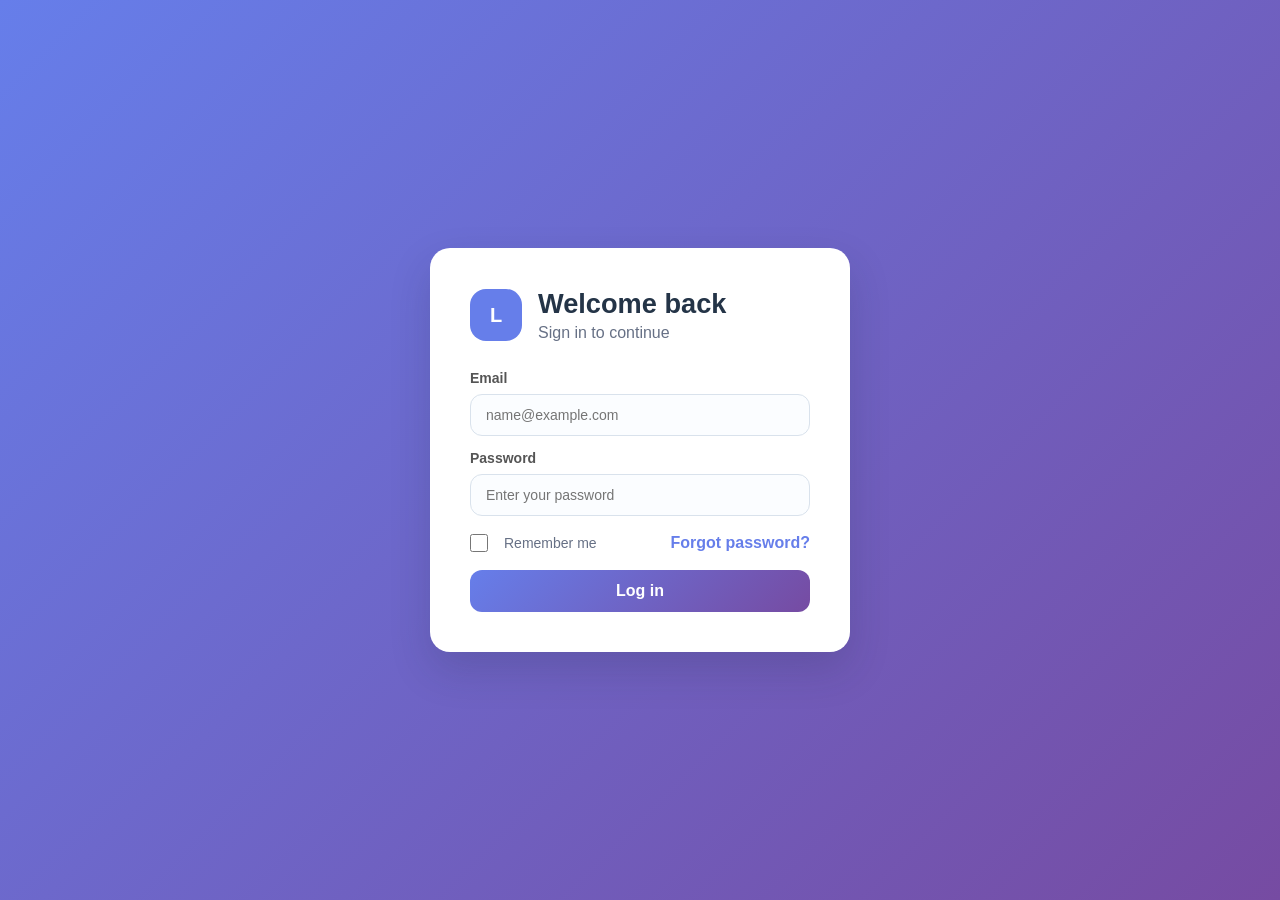
<file: index.html>
<!DOCTYPE html>
<html lang="en">
  <head>
    <meta charset="UTF-8" />
    <meta name="viewport" content="width=device-width, initial-scale=1.0" />
    <title>Login</title>
    <link rel="stylesheet" href="styles.css" />
  </head>
  <body>
    <main class="login-page">
      <section class="login-card" aria-labelledby="login-title">
        <div class="login-brand">
          <span class="brand-badge">L</span>
          <div>
            <h1 id="login-title">Welcome back</h1>
            <p>Sign in to continue</p>
          </div>
        </div>

        <form class="login-form" action="#" method="post">
          <label for="email">Email</label>
          <input type="email" id="email" name="email" placeholder="name@example.com" required />

          <label for="password">Password</label>
          <input type="password" id="password" name="password" placeholder="Enter your password" required />

          <div class="form-row">
            <label class="checkbox-wrap">
              <input type="checkbox" name="remember" />
              <span>Remember me</span>
            </label>
            <a href="#">Forgot password?</a>
          </div>

          <button type="submit">Log in</button>
        </form>
      </section>
    </main>
  </body>
</html>
</file>
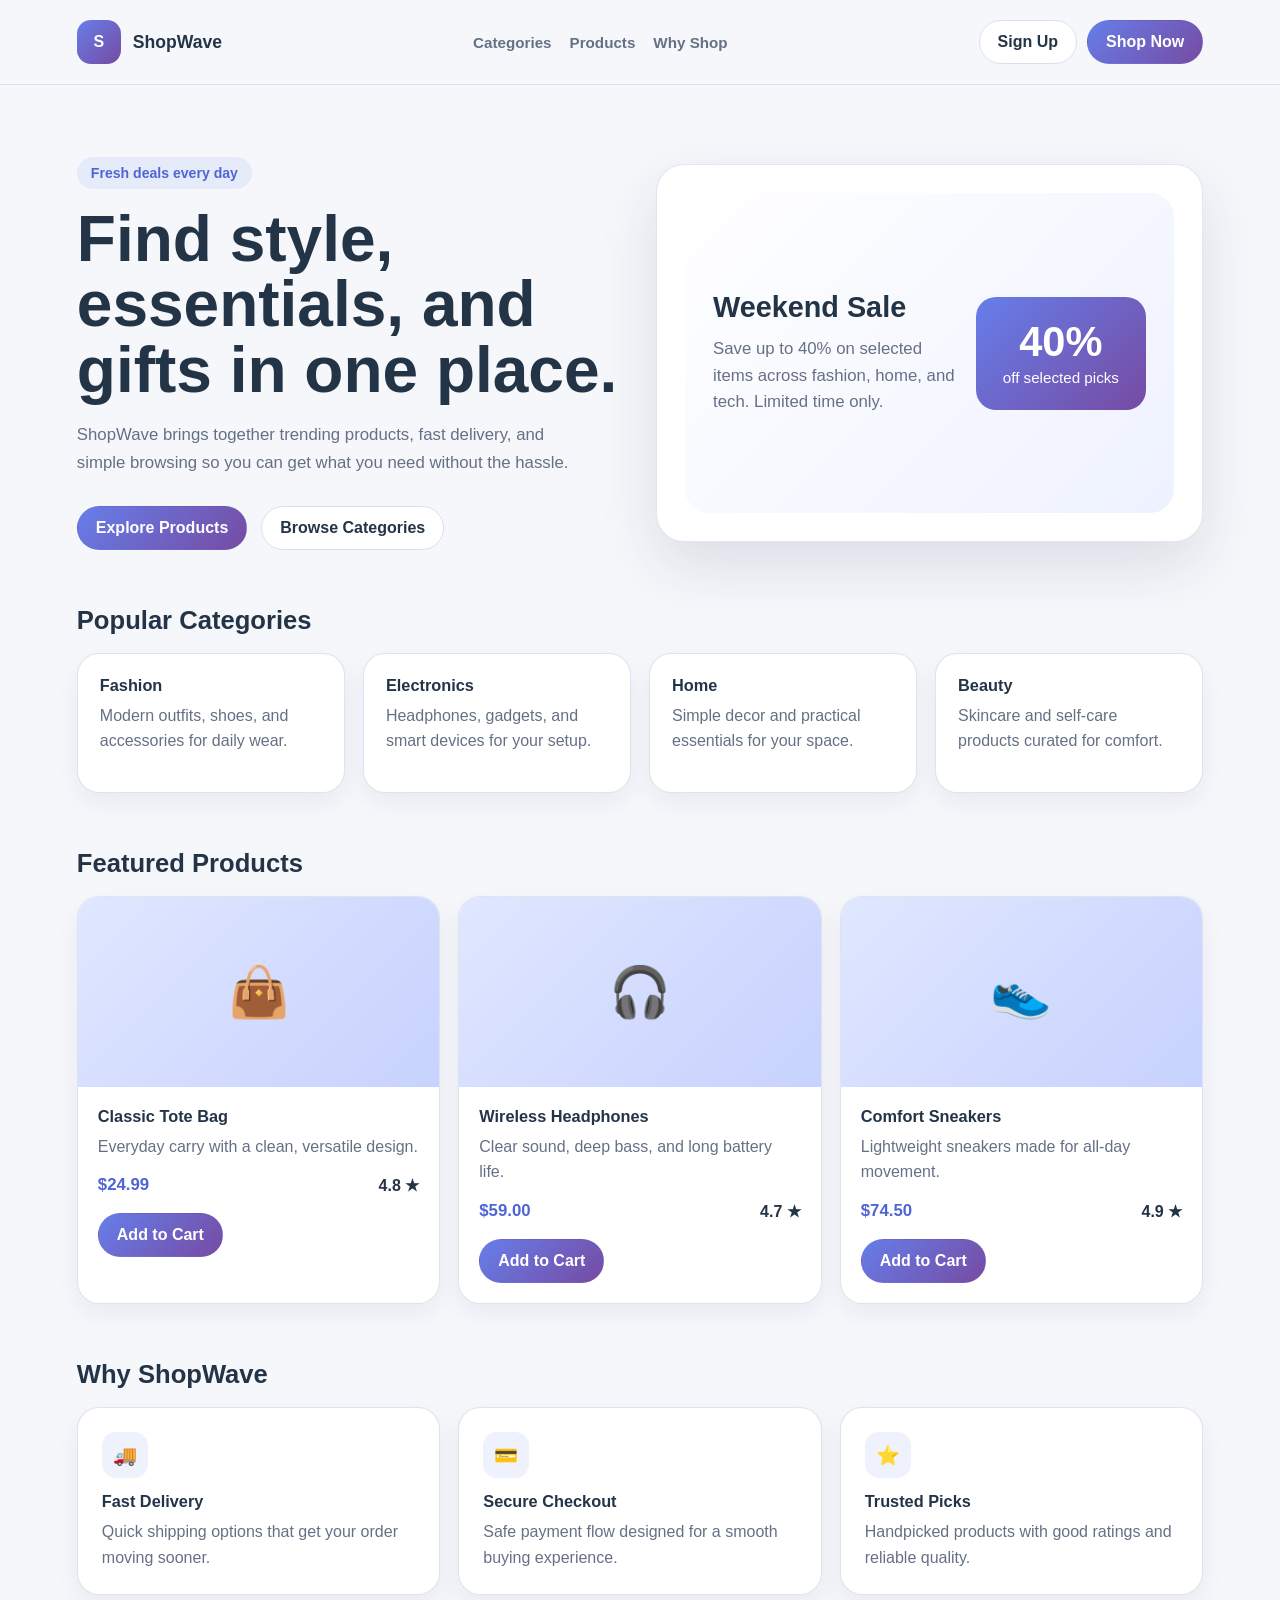
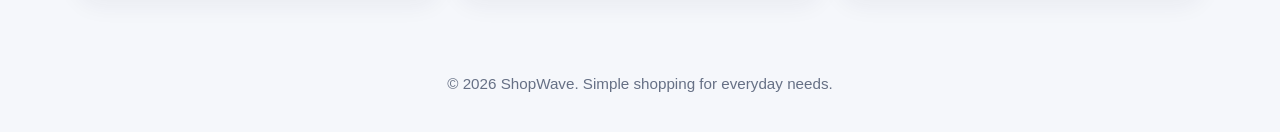
<file: home.html>
<!DOCTYPE html>
<html lang="en">
  <head>
    <meta charset="UTF-8" />
    <meta name="viewport" content="width=device-width, initial-scale=1.0" />
    <title>ShopWave | Home</title>
    <link rel="stylesheet" href="styles.css" />
  </head>
  <body class="home-page">
    <div class="home-shell">
      <header class="home-header">
        <div class="home-brand">
          <span class="home-badge">S</span>
          <span>ShopWave</span>
        </div>

        <nav class="home-nav" aria-label="Primary">
          <a href="#categories">Categories</a>
          <a href="#products">Products</a>
          <a href="#features">Why Shop</a>
        </nav>

        <div class="home-actions">
          <a class="ghost-btn" href="signup.html">Sign Up</a>
          <a class="primary-btn" href="#products">Shop Now</a>
        </div>
      </header>

      <main>
        <section class="hero">
          <div class="hero-copy">
            <div class="eyebrow">Fresh deals every day</div>
            <h1>Find style, essentials, and gifts in one place.</h1>
            <p>
              ShopWave brings together trending products, fast delivery, and simple
              browsing so you can get what you need without the hassle.
            </p>

            <div class="hero-cta">
              <a class="primary-btn" href="#products">Explore Products</a>
              <a class="ghost-btn" href="#categories">Browse Categories</a>
            </div>
          </div>

          <div class="hero-card">
            <div class="deal-banner">
              <div class="deal-content">
                <h2>Weekend Sale</h2>
                <p>
                  Save up to 40% on selected items across fashion, home, and tech.
                  Limited time only.
                </p>
              </div>
              <div class="deal-stat">
                <strong>40%</strong>
                <span>off selected picks</span>
              </div>
            </div>
          </div>
        </section>

        <section class="section" id="categories">
          <h2>Popular Categories</h2>
          <div class="category-grid">
            <article class="category-card">
              <h3>Fashion</h3>
              <p>Modern outfits, shoes, and accessories for daily wear.</p>
            </article>
            <article class="category-card">
              <h3>Electronics</h3>
              <p>Headphones, gadgets, and smart devices for your setup.</p>
            </article>
            <article class="category-card">
              <h3>Home</h3>
              <p>Simple decor and practical essentials for your space.</p>
            </article>
            <article class="category-card">
              <h3>Beauty</h3>
              <p>Skincare and self-care products curated for comfort.</p>
            </article>
          </div>
        </section>

        <section class="section" id="products">
          <h2>Featured Products</h2>
          <div class="product-grid">
            <article class="product-card">
              <div class="product-thumb">👜</div>
              <div class="product-content">
                <h3>Classic Tote Bag</h3>
                <p>Everyday carry with a clean, versatile design.</p>
                <div class="product-meta">
                  <span class="price">$24.99</span>
                  <span>4.8 ★</span>
                </div>
                <a class="primary-btn" href="#">Add to Cart</a>
              </div>
            </article>

            <article class="product-card">
              <div class="product-thumb">🎧</div>
              <div class="product-content">
                <h3>Wireless Headphones</h3>
                <p>Clear sound, deep bass, and long battery life.</p>
                <div class="product-meta">
                  <span class="price">$59.00</span>
                  <span>4.7 ★</span>
                </div>
                <a class="primary-btn" href="#">Add to Cart</a>
              </div>
            </article>

            <article class="product-card">
              <div class="product-thumb">👟</div>
              <div class="product-content">
                <h3>Comfort Sneakers</h3>
                <p>Lightweight sneakers made for all-day movement.</p>
                <div class="product-meta">
                  <span class="price">$74.50</span>
                  <span>4.9 ★</span>
                </div>
                <a class="primary-btn" href="#">Add to Cart</a>
              </div>
            </article>
          </div>
        </section>

        <section class="section" id="features">
          <h2>Why ShopWave</h2>
          <div class="features-grid">
            <article class="feature-card">
              <div class="icon">🚚</div>
              <h3>Fast Delivery</h3>
              <p>Quick shipping options that get your order moving sooner.</p>
            </article>
            <article class="feature-card">
              <div class="icon">💳</div>
              <h3>Secure Checkout</h3>
              <p>Safe payment flow designed for a smooth buying experience.</p>
            </article>
            <article class="feature-card">
              <div class="icon">⭐</div>
              <h3>Trusted Picks</h3>
              <p>Handpicked products with good ratings and reliable quality.</p>
            </article>
          </div>
        </section>
      </main>

      <footer class="home-footer">
        <p>&copy; 2026 ShopWave. Simple shopping for everyday needs.</p>
      </footer>
    </div>
  </body>
</html>
</file>
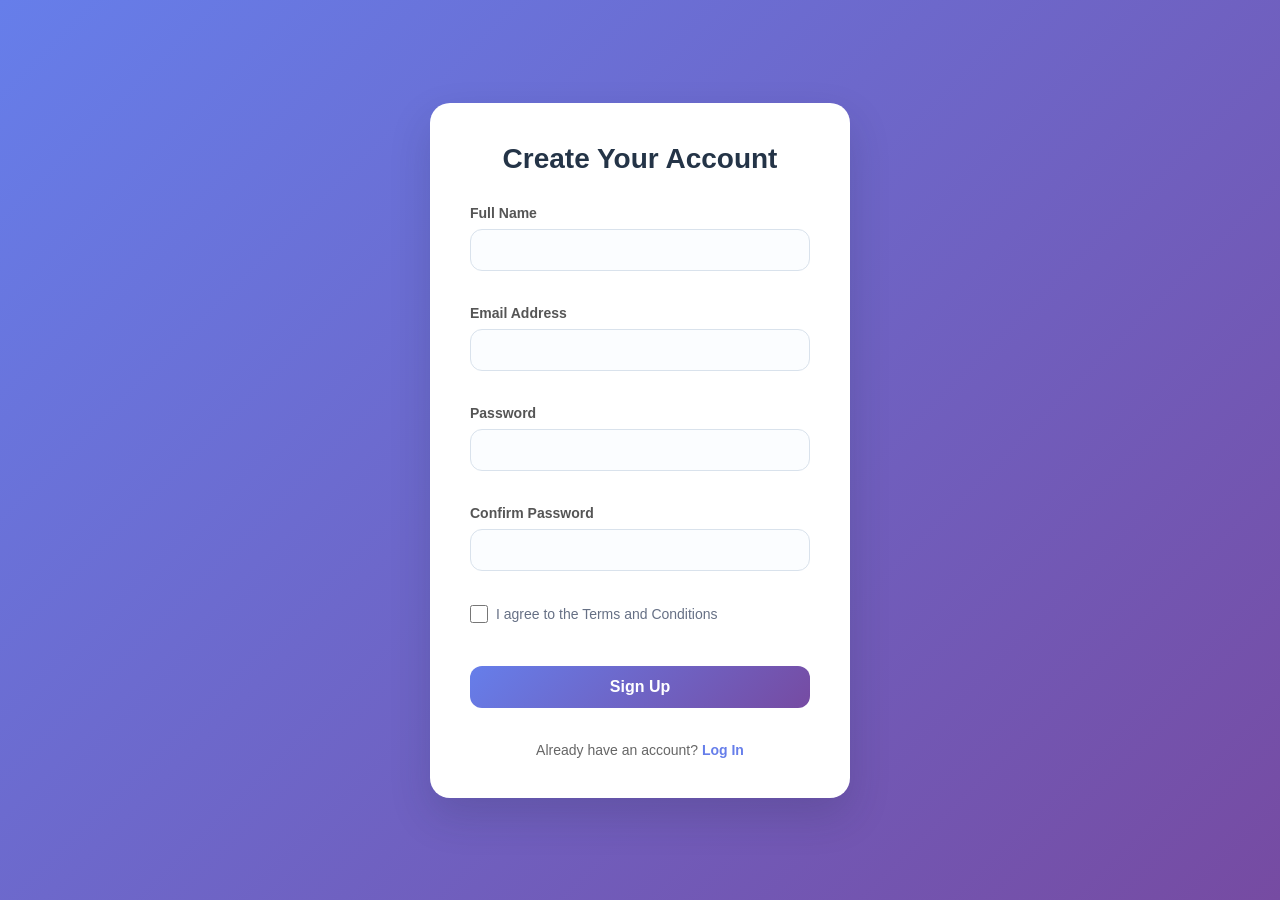
<file: signup.html>
<!DOCTYPE html>
<html lang="en">
<head>
    <meta charset="UTF-8">
    <meta name="viewport" content="width=device-width, initial-scale=1.0">
    <title>Sign Up</title>
    <link rel="stylesheet" href="styles.css">
</head>
<body>
    <div class="container">
        <div class="signup-form-wrapper">
            <h1>Create Your Account</h1>
            <form class="signup-form" id="signupForm">
                <div class="form-group">
                    <label for="fullname">Full Name</label>
                    <input type="text" id="fullname" name="fullname" required>
                </div>

                <div class="form-group">
                    <label for="email">Email Address</label>
                    <input type="email" id="email" name="email" required>
                </div>

                <div class="form-group">
                    <label for="password">Password</label>
                    <input type="password" id="password" name="password" required>
                </div>

                <div class="form-group">
                    <label for="confirm-password">Confirm Password</label>
                    <input type="password" id="confirm-password" name="confirm-password" required>
                </div>

                <div class="form-group checkbox">
                    <input type="checkbox" id="terms" name="terms" required>
                    <label for="terms">I agree to the Terms and Conditions</label>
                </div>

                <button type="submit" class="submit-btn">Sign Up</button>

                <p class="login-link">
                    Already have an account? <a href="#">Log In</a>
                </p>
            </form>
        </div>
    </div>

    <script>
        document.getElementById('signupForm').addEventListener('submit', function(event) {
            event.preventDefault();
            
            const password = document.getElementById('password').value;
            const confirmPassword = document.getElementById('confirm-password').value;
            
            if (password !== confirmPassword) {
                alert('Passwords do not match!');
                return;
            }
            
            alert('Sign up successful!');
            // Here you would typically send the form data to a server
        });
    </script>
</body>
</html>
</file>
<file: styles.css>
:root {
	color-scheme: light;
	--bg-start: #667eea;
	--bg-end: #764ba2;
	--surface: #ffffff;
	--text: #243447;
	--muted: #667085;
	--line: #d9e2ec;
	--accent: #667eea;
	--accent-hover: #4f65d6;
	--shadow: 0 18px 40px rgba(34, 41, 64, 0.18);
}

* {
	margin: 0;
	padding: 0;
	box-sizing: border-box;
}

body {
	min-height: 100vh;
	display: flex;
	justify-content: center;
	align-items: center;
	padding: 20px;
	font-family: Arial, Helvetica, sans-serif;
	background: linear-gradient(135deg, var(--bg-start) 0%, var(--bg-end) 100%);
	color: var(--text);
}

body.home-page {
	display: block;
	align-items: initial;
	justify-content: initial;
	padding: 0;
	background: #f5f7fb;
}

.login-page,
.container {
	width: 100%;
	max-width: 420px;
}

.home-shell {
	min-height: 100vh;
}

.home-header {
	position: sticky;
	top: 0;
	z-index: 10;
	display: flex;
	justify-content: space-between;
	align-items: center;
	gap: 16px;
	padding: 20px 6vw;
	background: rgba(245, 247, 251, 0.85);
	backdrop-filter: blur(12px);
	border-bottom: 1px solid rgba(217, 226, 236, 0.9);
}

.home-brand {
	display: flex;
	align-items: center;
	gap: 12px;
	font-weight: 700;
	font-size: 1.1rem;
	color: var(--text);
}

.home-badge {
	width: 44px;
	height: 44px;
	display: grid;
	place-items: center;
	border-radius: 14px;
	background: linear-gradient(135deg, var(--bg-start) 0%, var(--bg-end) 100%);
	color: #ffffff;
	font-size: 1rem;
	font-weight: 800;
}

.home-nav {
	display: flex;
	flex-wrap: wrap;
	gap: 18px;
	font-size: 0.95rem;
}

.home-nav a {
	color: var(--muted);
	text-decoration: none;
	font-weight: 600;
}

.home-nav a:hover {
	color: var(--text);
}

.home-actions {
	display: flex;
	align-items: center;
	gap: 10px;
}

.ghost-btn,
.primary-btn {
	display: inline-flex;
	align-items: center;
	justify-content: center;
	padding: 12px 18px;
	border-radius: 999px;
	text-decoration: none;
	font-weight: 700;
	border: 1px solid transparent;
	transition: transform 0.2s ease, box-shadow 0.2s ease, background 0.2s ease;
}

.ghost-btn {
	border-color: var(--line);
	color: var(--text);
	background: #ffffff;
}

.primary-btn {
	background: linear-gradient(135deg, var(--bg-start) 0%, var(--bg-end) 100%);
	color: #ffffff;
}

.ghost-btn:hover,
.primary-btn:hover {
	transform: translateY(-2px);
	box-shadow: 0 12px 24px rgba(102, 126, 234, 0.18);
}

.hero {
	display: grid;
	grid-template-columns: repeat(2, minmax(0, 1fr));
	gap: 32px;
	align-items: center;
	padding: 72px 6vw 56px;
}

.hero-copy {
	max-width: 560px;
}

.eyebrow {
	display: inline-flex;
	align-items: center;
	gap: 8px;
	padding: 8px 14px;
	border-radius: 999px;
	background: rgba(102, 126, 234, 0.1);
	color: var(--accent-hover);
	font-size: 0.88rem;
	font-weight: 700;
	margin-bottom: 18px;
}

.hero h1 {
	margin: 0 0 18px;
	text-align: left;
	font-size: clamp(2.5rem, 5vw, 4.5rem);
	line-height: 1.02;
}

.hero p {
	max-width: 520px;
	font-size: 1.05rem;
	line-height: 1.7;
	color: var(--muted);
}

.hero-cta {
	display: flex;
	flex-wrap: wrap;
	gap: 14px;
	margin-top: 28px;
}

.hero-card {
	padding: 28px;
	border-radius: 28px;
	background: #ffffff;
	box-shadow: 0 24px 60px rgba(34, 41, 64, 0.12);
	border: 1px solid rgba(217, 226, 236, 0.8);
}

.deal-banner {
	display: grid;
	grid-template-columns: 1.3fr 0.9fr;
	gap: 16px;
	align-items: center;
	min-height: 320px;
	padding: 28px;
	border-radius: 24px;
	background: linear-gradient(135deg, #ffffff 0%, #eef2ff 100%);
}

.deal-content h2 {
	margin-bottom: 12px;
	font-size: 1.8rem;
}

.deal-content p {
	color: var(--muted);
	line-height: 1.6;
}

.deal-stat {
	display: grid;
	place-items: center;
	padding: 24px;
	border-radius: 20px;
	background: linear-gradient(135deg, var(--bg-start) 0%, var(--bg-end) 100%);
	color: #ffffff;
	text-align: center;
}

.deal-stat strong {
	display: block;
	font-size: 2.6rem;
	line-height: 1;
}

.deal-stat span {
	font-size: 0.95rem;
	margin-top: 6px;
}

.section {
	padding: 0 6vw 56px;
}

.section h2 {
	margin-bottom: 18px;
	font-size: 1.6rem;
	text-align: left;
}

.category-grid,
.product-grid {
	display: grid;
	gap: 18px;
}

.category-grid {
	grid-template-columns: repeat(4, minmax(0, 1fr));
}

.category-card,
.product-card,
.feature-card {
	background: #ffffff;
	border: 1px solid rgba(217, 226, 236, 0.9);
	border-radius: 22px;
	box-shadow: 0 10px 24px rgba(34, 41, 64, 0.06);
}

.category-card {
	padding: 22px;
	min-height: 140px;
}

.category-card h3,
.product-card h3,
.feature-card h3 {
	margin-bottom: 8px;
	font-size: 1.02rem;
}

.category-card p,
.product-card p,
.feature-card p {
	color: var(--muted);
	line-height: 1.6;
}

.product-grid {
	grid-template-columns: repeat(3, minmax(0, 1fr));
}

.product-card {
	overflow: hidden;
}

.product-thumb {
	height: 190px;
	background: linear-gradient(135deg, #e0e7ff 0%, #c7d2fe 100%);
	display: grid;
	place-items: center;
	font-size: 3.1rem;
}

.product-content {
	padding: 20px;
}

.product-meta {
	display: flex;
	justify-content: space-between;
	align-items: center;
	gap: 12px;
	margin: 16px 0 18px;
	font-weight: 700;
}

.price {
	color: var(--accent-hover);
	font-size: 1.05rem;
}

.features-grid {
	display: grid;
	grid-template-columns: repeat(3, minmax(0, 1fr));
	gap: 18px;
}

.feature-card {
	padding: 24px;
}

.feature-card .icon {
	display: inline-grid;
	place-items: center;
	width: 46px;
	height: 46px;
	border-radius: 14px;
	background: rgba(102, 126, 234, 0.1);
	color: var(--accent);
	font-size: 1.2rem;
	margin-bottom: 14px;
}

.home-footer {
	padding: 24px 6vw 40px;
	text-align: center;
	color: var(--muted);
	font-size: 0.95rem;
}

.login-card,
.signup-form-wrapper {
	background: var(--surface);
	border-radius: 20px;
	box-shadow: var(--shadow);
	padding: 40px;
}

.login-brand {
	display: flex;
	align-items: center;
	gap: 16px;
	margin-bottom: 28px;
}

.brand-badge {
	width: 52px;
	height: 52px;
	display: grid;
	place-items: center;
	border-radius: 16px;
	background: var(--accent);
	color: #ffffff;
	font-size: 1.25rem;
	font-weight: 700;
}

h1 {
	color: var(--text);
	margin-bottom: 30px;
	text-align: center;
	font-size: 28px;
}

.login-brand h1 {
	margin-bottom: 0;
	text-align: left;
	font-size: 1.7rem;
}

.login-brand p {
	margin-top: 4px;
	color: var(--muted);
}

.login-form,
.signup-form {
	display: grid;
	gap: 14px;
}

.form-group {
	margin-bottom: 20px;
}

label {
	display: block;
	color: #555555;
	font-weight: 600;
	margin-bottom: 8px;
	font-size: 14px;
}

.login-form label {
	margin-bottom: 0;
}

.form-group.checkbox {
	display: flex;
	align-items: center;
	margin-bottom: 25px;
}

.form-group.checkbox label,
.checkbox-wrap span {
	display: inline;
	margin-bottom: 0;
	margin-left: 8px;
	font-weight: 400;
	color: var(--muted);
}

.login-form input[type="email"],
.login-form input[type="password"],
.signup-form input[type="text"],
.signup-form input[type="email"],
.signup-form input[type="password"] {
	width: 100%;
	padding: 12px 15px;
	border: 1px solid var(--line);
	border-radius: 12px;
	font-size: 14px;
	background: #fbfdff;
	color: var(--text);
	transition: border-color 0.3s ease, box-shadow 0.3s ease;
}

.login-form input[type="email"],
.login-form input[type="password"] {
	margin-top: -6px;
}

input[type="text"]:focus,
input[type="email"]:focus,
input[type="password"]:focus {
	outline: none;
	border-color: var(--accent);
	box-shadow: 0 0 0 4px rgba(102, 126, 234, 0.15);
}

input[type="checkbox"] {
	width: 18px;
	height: 18px;
	cursor: pointer;
}

.form-row {
	display: flex;
	justify-content: space-between;
	align-items: center;
	gap: 12px;
	flex-wrap: wrap;
	margin-top: 4px;
}

.checkbox-wrap {
	display: inline-flex;
	align-items: center;
	gap: 8px;
	font-weight: 400;
	color: var(--muted);
}

.submit-btn,
button[type="submit"] {
	width: 100%;
	padding: 12px;
	border: none;
	border-radius: 12px;
	background: linear-gradient(135deg, var(--bg-start) 0%, var(--bg-end) 100%);
	color: #ffffff;
	font-size: 16px;
	font-weight: 600;
	cursor: pointer;
	transition: transform 0.2s ease, box-shadow 0.2s ease, background 0.2s ease;
}

button[type="submit"] {
	margin-top: 4px;
}

.submit-btn:hover,
button[type="submit"]:hover {
	transform: translateY(-2px);
	box-shadow: 0 5px 15px rgba(102, 126, 234, 0.35);
}

.submit-btn:active,
button[type="submit"]:active {
	transform: translateY(0);
}

.login-link {
	text-align: center;
	color: #666666;
	font-size: 14px;
	margin-top: 20px;
}

.login-link a,
.form-row a {
	color: var(--accent);
	text-decoration: none;
	font-weight: 600;
}

.login-link a:hover,
.form-row a:hover {
	color: var(--accent-hover);
	text-decoration: underline;
}

@media (max-width: 480px) {
	.login-card,
	.signup-form-wrapper {
		padding: 30px 20px;
		border-radius: 16px;
	}

	h1 {
		font-size: 24px;
		margin-bottom: 25px;
	}

	.login-brand h1 {
		font-size: 1.45rem;
		margin-bottom: 0;
	}

	.login-form input[type="email"],
	.login-form input[type="password"],
	.signup-form input[type="text"],
	.signup-form input[type="email"],
	.signup-form input[type="password"] {
		padding: 10px 12px;
		font-size: 16px;
	}

	.home-header {
		padding: 16px 5vw;
		flex-direction: column;
		align-items: flex-start;
	}

	.home-nav,
	.home-actions {
		width: 100%;
	}

	.home-actions {
		justify-content: flex-start;
	}

	.hero,
	.section {
		padding-left: 5vw;
		padding-right: 5vw;
	}

	.hero {
		grid-template-columns: 1fr;
		padding-top: 48px;
	}

	.deal-banner,
	.category-grid,
	.product-grid,
	.features-grid {
		grid-template-columns: 1fr;
	}

	.deal-banner {
		min-height: auto;
	}
}
</file>
